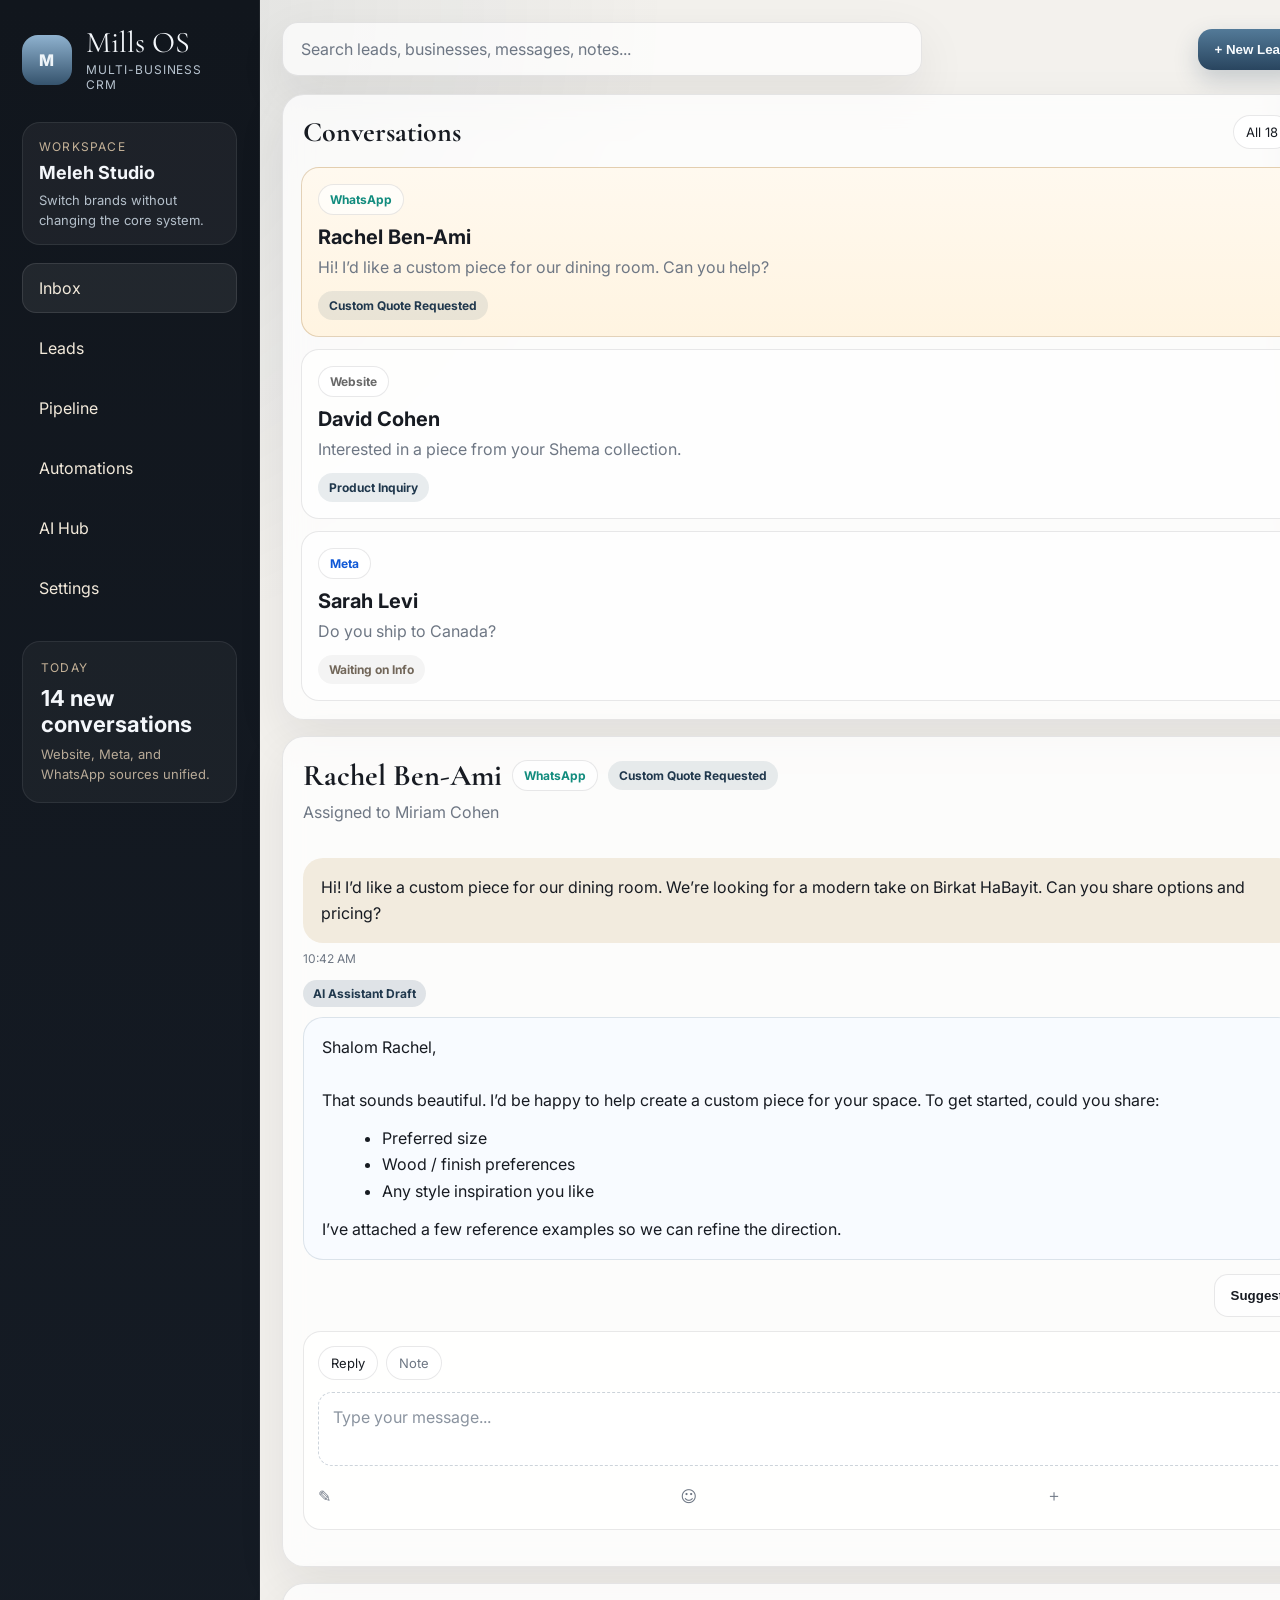
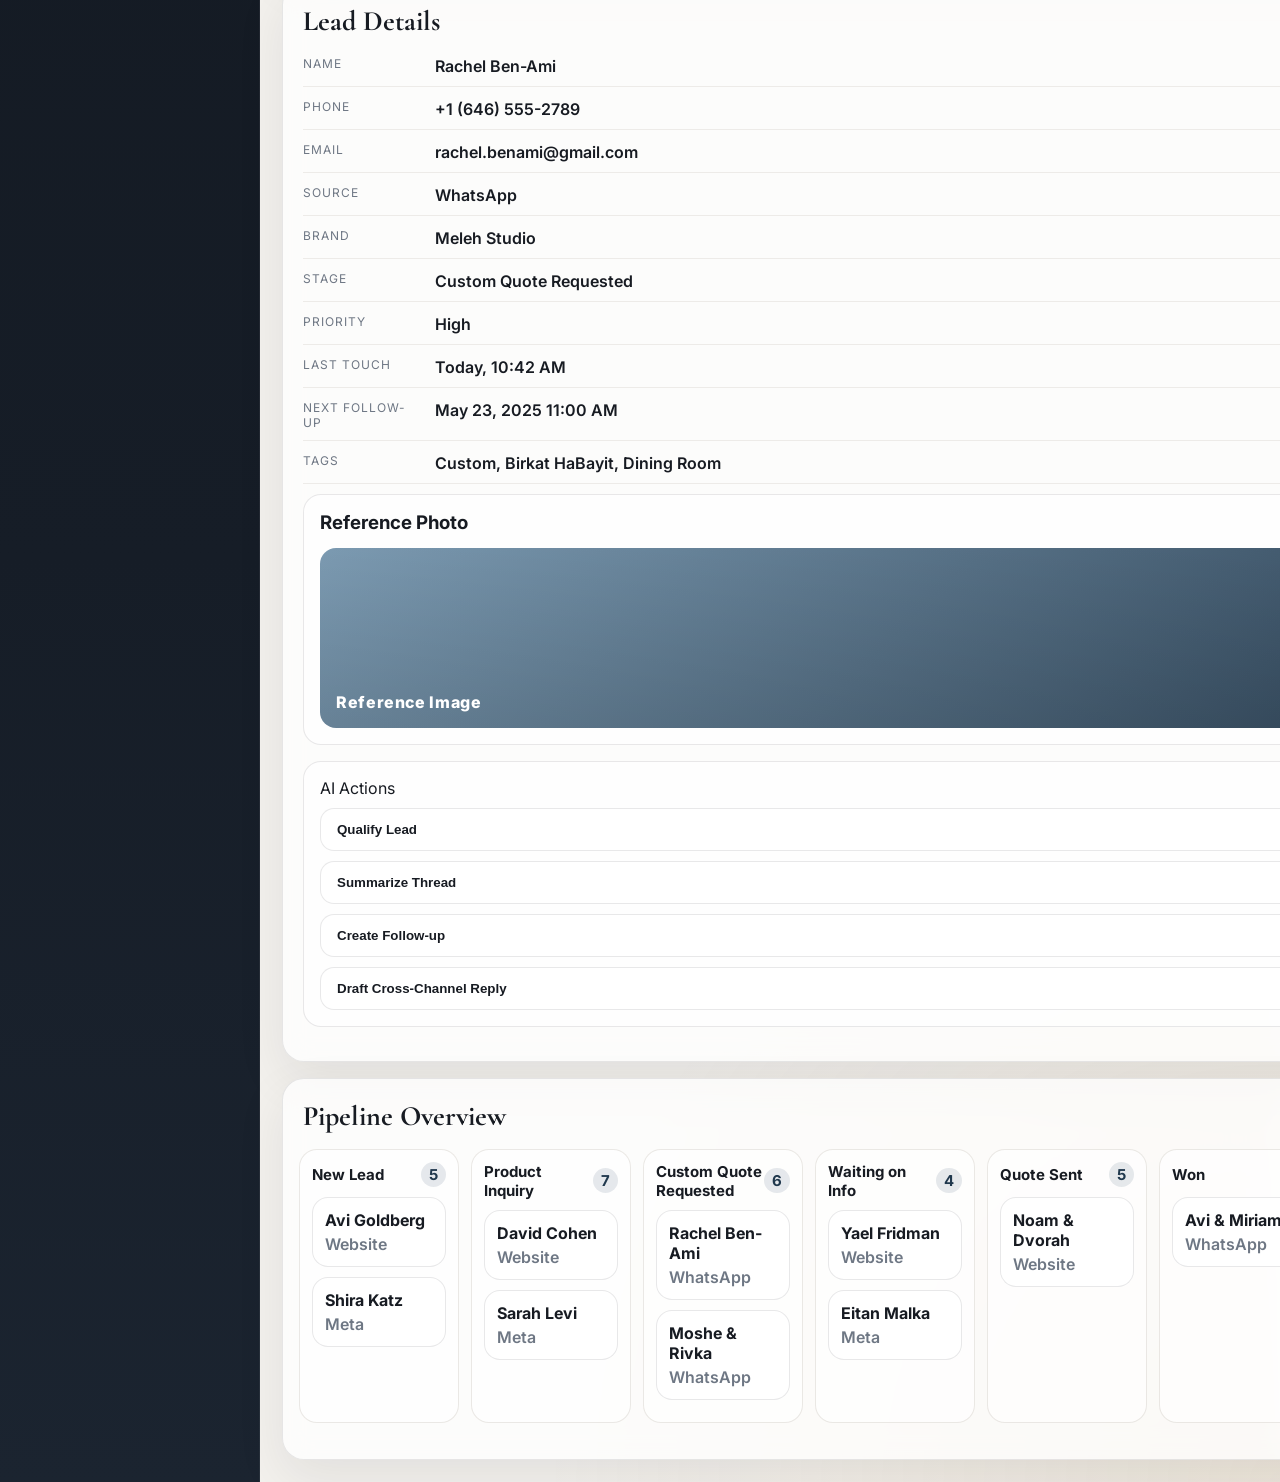
<file: outputs/meleh-crm-mockup/index.html>
<!DOCTYPE html>
<html lang="en">
<head>
  <meta charset="UTF-8" />
  <meta name="viewport" content="width=device-width, initial-scale=1.0" />
  <title>Mills OS CRM Mockup</title>
  <link rel="preconnect" href="https://fonts.googleapis.com">
  <link rel="preconnect" href="https://fonts.gstatic.com" crossorigin>
  <link href="https://fonts.googleapis.com/css2?family=Inter:wght@400;500;600;700;800&family=Cormorant+Garamond:wght@500;600;700&display=swap" rel="stylesheet">
  <link rel="stylesheet" href="./styles.css" />
</head>
<body>
  <div class="app-shell">
    <aside class="sidebar">
      <div class="brand">
        <div class="brand-mark">M</div>
        <div>
          <div class="brand-name">Mills OS</div>
          <div class="brand-sub">Multi-business CRM</div>
        </div>
      </div>

      <div class="workspace-switcher">
        <div class="sidebar-label">Workspace</div>
        <div class="workspace-name">Meleh Studio</div>
        <div class="workspace-note">Switch brands without changing the core system.</div>
      </div>

      <nav class="nav">
        <a class="nav-item active" href="#">Inbox</a>
        <a class="nav-item" href="#">Leads</a>
        <a class="nav-item" href="#">Pipeline</a>
        <a class="nav-item" href="#">Automations</a>
        <a class="nav-item" href="#">AI Hub</a>
        <a class="nav-item" href="#">Settings</a>
      </nav>

      <div class="sidebar-card">
        <div class="sidebar-label">Today</div>
        <div class="sidebar-value">14 new conversations</div>
        <div class="sidebar-note">Website, Meta, and WhatsApp sources unified.</div>
      </div>
    </aside>

    <main class="main">
      <header class="topbar">
        <div class="search">Search leads, businesses, messages, notes...</div>
        <div class="topbar-actions">
          <button class="primary">+ New Lead</button>
          <button class="secondary">+ Add Business</button>
          <div class="avatar">MD</div>
        </div>
      </header>

      <section class="workspace">
        <div class="panel inbox">
          <div class="panel-head">
            <h2>Conversations</h2>
            <div class="chips">
              <span class="chip active">All 18</span>
              <span class="chip">Unread 5</span>
              <span class="chip">Mentions 2</span>
            </div>
          </div>

          <div class="thread-list">
            <article class="thread selected">
              <div class="thread-meta">
                <span class="channel whatsapp">WhatsApp</span>
                <span class="time">10:42 AM</span>
              </div>
              <h3>Rachel Ben-Ami</h3>
              <p>Hi! I’d like a custom piece for our dining room. Can you help?</p>
              <span class="badge">Custom Quote Requested</span>
            </article>

            <article class="thread">
              <div class="thread-meta">
                <span class="channel website">Website</span>
                <span class="time">9:15 AM</span>
              </div>
              <h3>David Cohen</h3>
              <p>Interested in a piece from your Shema collection.</p>
              <span class="badge">Product Inquiry</span>
            </article>

            <article class="thread">
              <div class="thread-meta">
                <span class="channel meta">Meta</span>
                <span class="time">Yesterday</span>
              </div>
              <h3>Sarah Levi</h3>
              <p>Do you ship to Canada?</p>
              <span class="badge muted">Waiting on Info</span>
            </article>
          </div>
        </div>

        <div class="panel conversation">
          <div class="conversation-head">
            <div>
              <div class="title-row">
                <h2>Rachel Ben-Ami</h2>
                <span class="channel whatsapp">WhatsApp</span>
                <span class="badge">Custom Quote Requested</span>
              </div>
              <p class="subtitle">Assigned to Miriam Cohen</p>
            </div>
            <button class="handoff">Human Handoff</button>
          </div>

          <div class="message message-customer">
            <div class="bubble">
              Hi! I’d like a custom piece for our dining room. We’re looking for a modern take on Birkat HaBayit.
              Can you share options and pricing?
            </div>
            <div class="stamp">10:42 AM</div>
          </div>

          <div class="message message-ai">
            <div class="ai-label">AI Assistant Draft</div>
            <div class="bubble">
              Shalom Rachel,
              <br><br>
              That sounds beautiful. I’d be happy to help create a custom piece for your space.
              To get started, could you share:
              <ul>
                <li>Preferred size</li>
                <li>Wood / finish preferences</li>
                <li>Any style inspiration you like</li>
              </ul>
              I’ve attached a few reference examples so we can refine the direction.
            </div>
            <div class="message-actions">
              <button class="secondary">Suggest Reply</button>
              <button class="primary small">Send Suggestion</button>
            </div>
          </div>

          <div class="composer">
            <div class="composer-tabs">
              <span class="chip active">Reply</span>
              <span class="chip">Note</span>
            </div>
            <div class="composer-box">Type your message...</div>
            <div class="composer-actions">
              <span>✎</span>
              <span>☺</span>
              <span>＋</span>
              <button class="primary small">Send</button>
            </div>
          </div>
        </div>

        <div class="panel details">
          <div class="panel-head">
            <h2>Lead Details</h2>
          </div>

          <dl class="details-list">
            <div><dt>Name</dt><dd>Rachel Ben-Ami</dd></div>
            <div><dt>Phone</dt><dd>+1 (646) 555-2789</dd></div>
            <div><dt>Email</dt><dd>rachel.benami@gmail.com</dd></div>
            <div><dt>Source</dt><dd>WhatsApp</dd></div>
            <div><dt>Brand</dt><dd>Meleh Studio</dd></div>
            <div><dt>Stage</dt><dd>Custom Quote Requested</dd></div>
            <div><dt>Priority</dt><dd>High</dd></div>
            <div><dt>Last Touch</dt><dd>Today, 10:42 AM</dd></div>
            <div><dt>Next Follow-Up</dt><dd>May 23, 2025 11:00 AM</dd></div>
            <div><dt>Tags</dt><dd>Custom, Birkat HaBayit, Dining Room</dd></div>
          </dl>

          <div class="ref-card">
            <div class="ref-head">
              <h3>Reference Photo</h3>
              <a href="#">View all</a>
            </div>
            <div class="photo"></div>
          </div>

          <div class="ai-box">
            <div class="ai-title">AI Actions</div>
            <button>Qualify Lead</button>
            <button>Summarize Thread</button>
            <button>Create Follow-up</button>
            <button>Draft Cross-Channel Reply</button>
          </div>
        </div>
      </section>

      <section class="pipeline panel">
        <div class="panel-head">
          <h2>Pipeline Overview</h2>
          <div class="chips">
            <span class="chip active">Meleh Studio</span>
            <span class="chip">Millswork</span>
          </div>
        </div>
        <div class="columns">
          <div class="column">
            <h3>New Lead <span>5</span></h3>
            <div class="card small">Avi Goldberg<br><span>Website</span></div>
            <div class="card small">Shira Katz<br><span>Meta</span></div>
          </div>
          <div class="column">
            <h3>Product Inquiry <span>7</span></h3>
            <div class="card small">David Cohen<br><span>Website</span></div>
            <div class="card small">Sarah Levi<br><span>Meta</span></div>
          </div>
          <div class="column active">
            <h3>Custom Quote Requested <span>6</span></h3>
            <div class="card small highlight">Rachel Ben-Ami<br><span>WhatsApp</span></div>
            <div class="card small">Moshe & Rivka<br><span>WhatsApp</span></div>
          </div>
          <div class="column">
            <h3>Waiting on Info <span>4</span></h3>
            <div class="card small">Yael Fridman<br><span>Website</span></div>
            <div class="card small">Eitan Malka<br><span>Meta</span></div>
          </div>
          <div class="column">
            <h3>Quote Sent <span>5</span></h3>
            <div class="card small">Noam & Dvorah<br><span>Website</span></div>
          </div>
          <div class="column">
            <h3>Won <span>8</span></h3>
            <div class="card small">Avi & Miriam<br><span>WhatsApp</span></div>
          </div>
          <div class="column">
            <h3>Lost <span>2</span></h3>
            <div class="card small">Tamar Weiss<br><span>Website</span></div>
          </div>
        </div>
      </section>
    </main>
  </div>
</body>
</html>
</file>
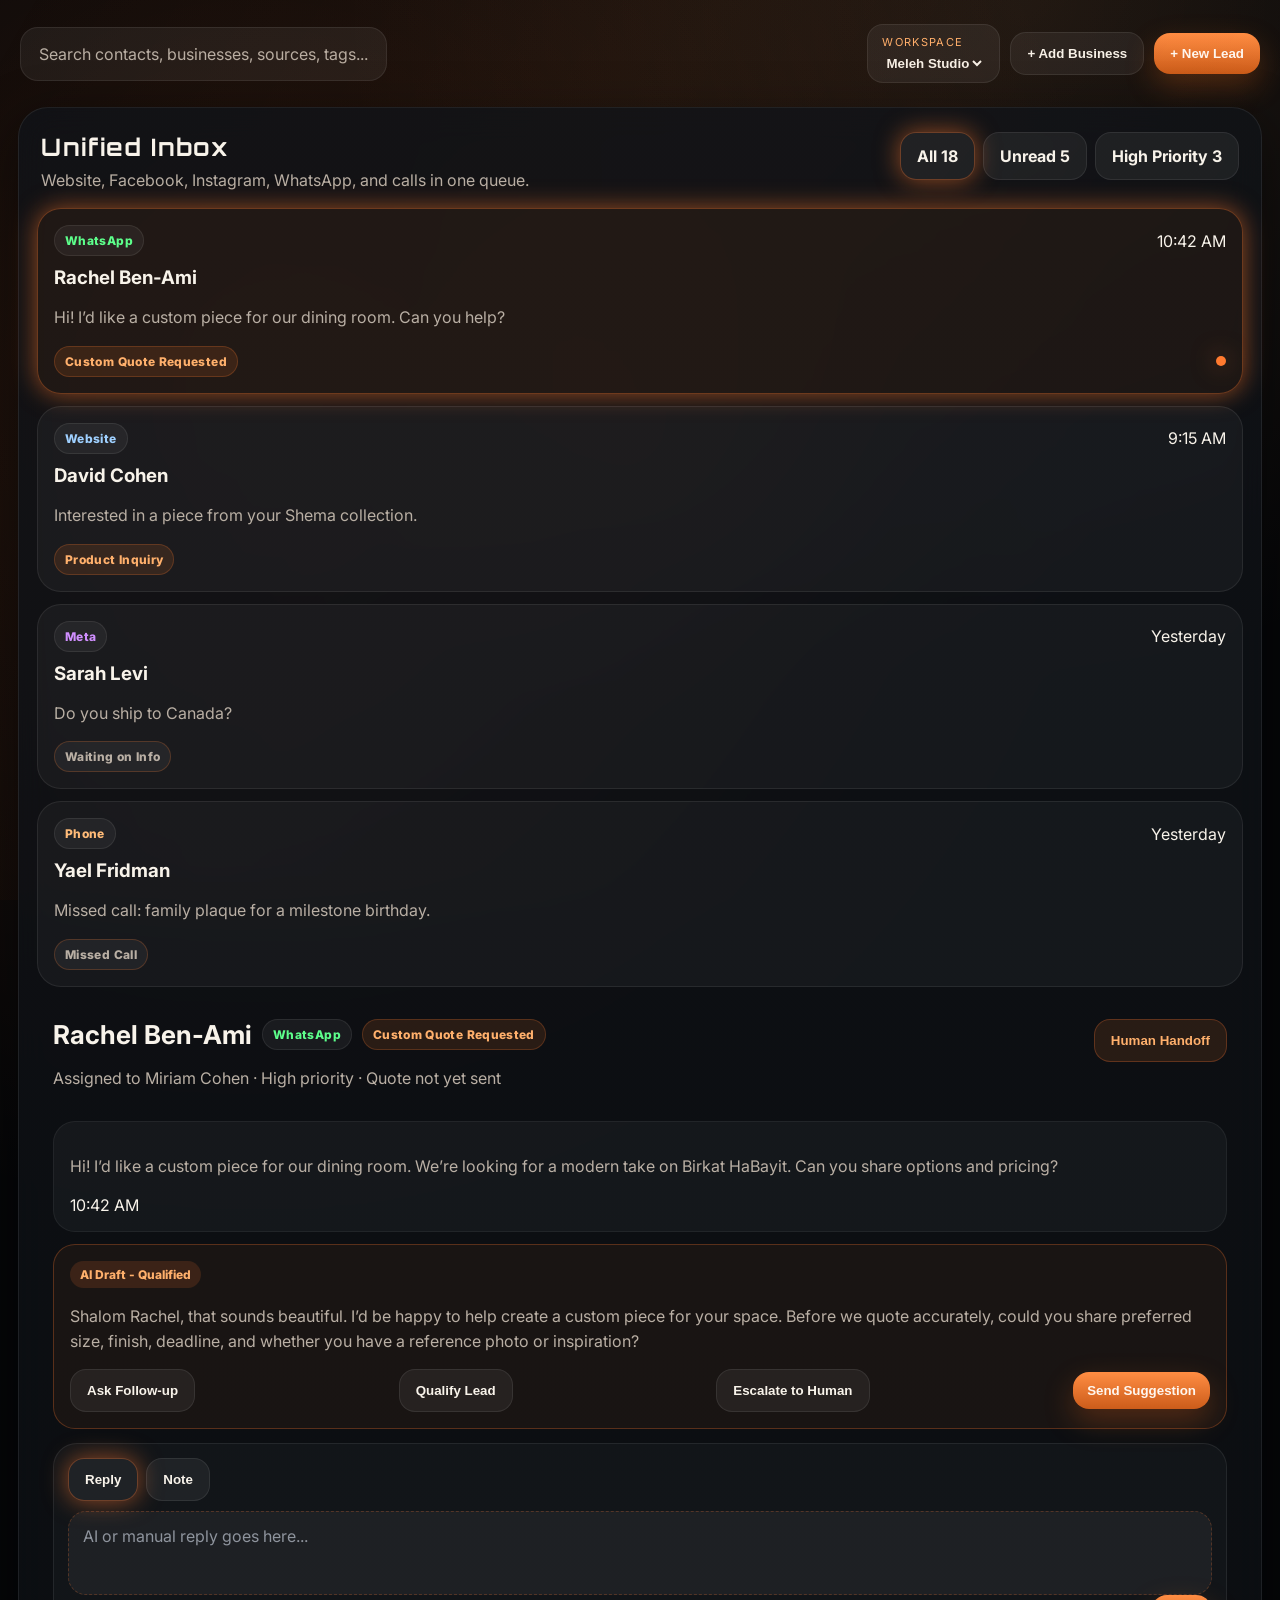
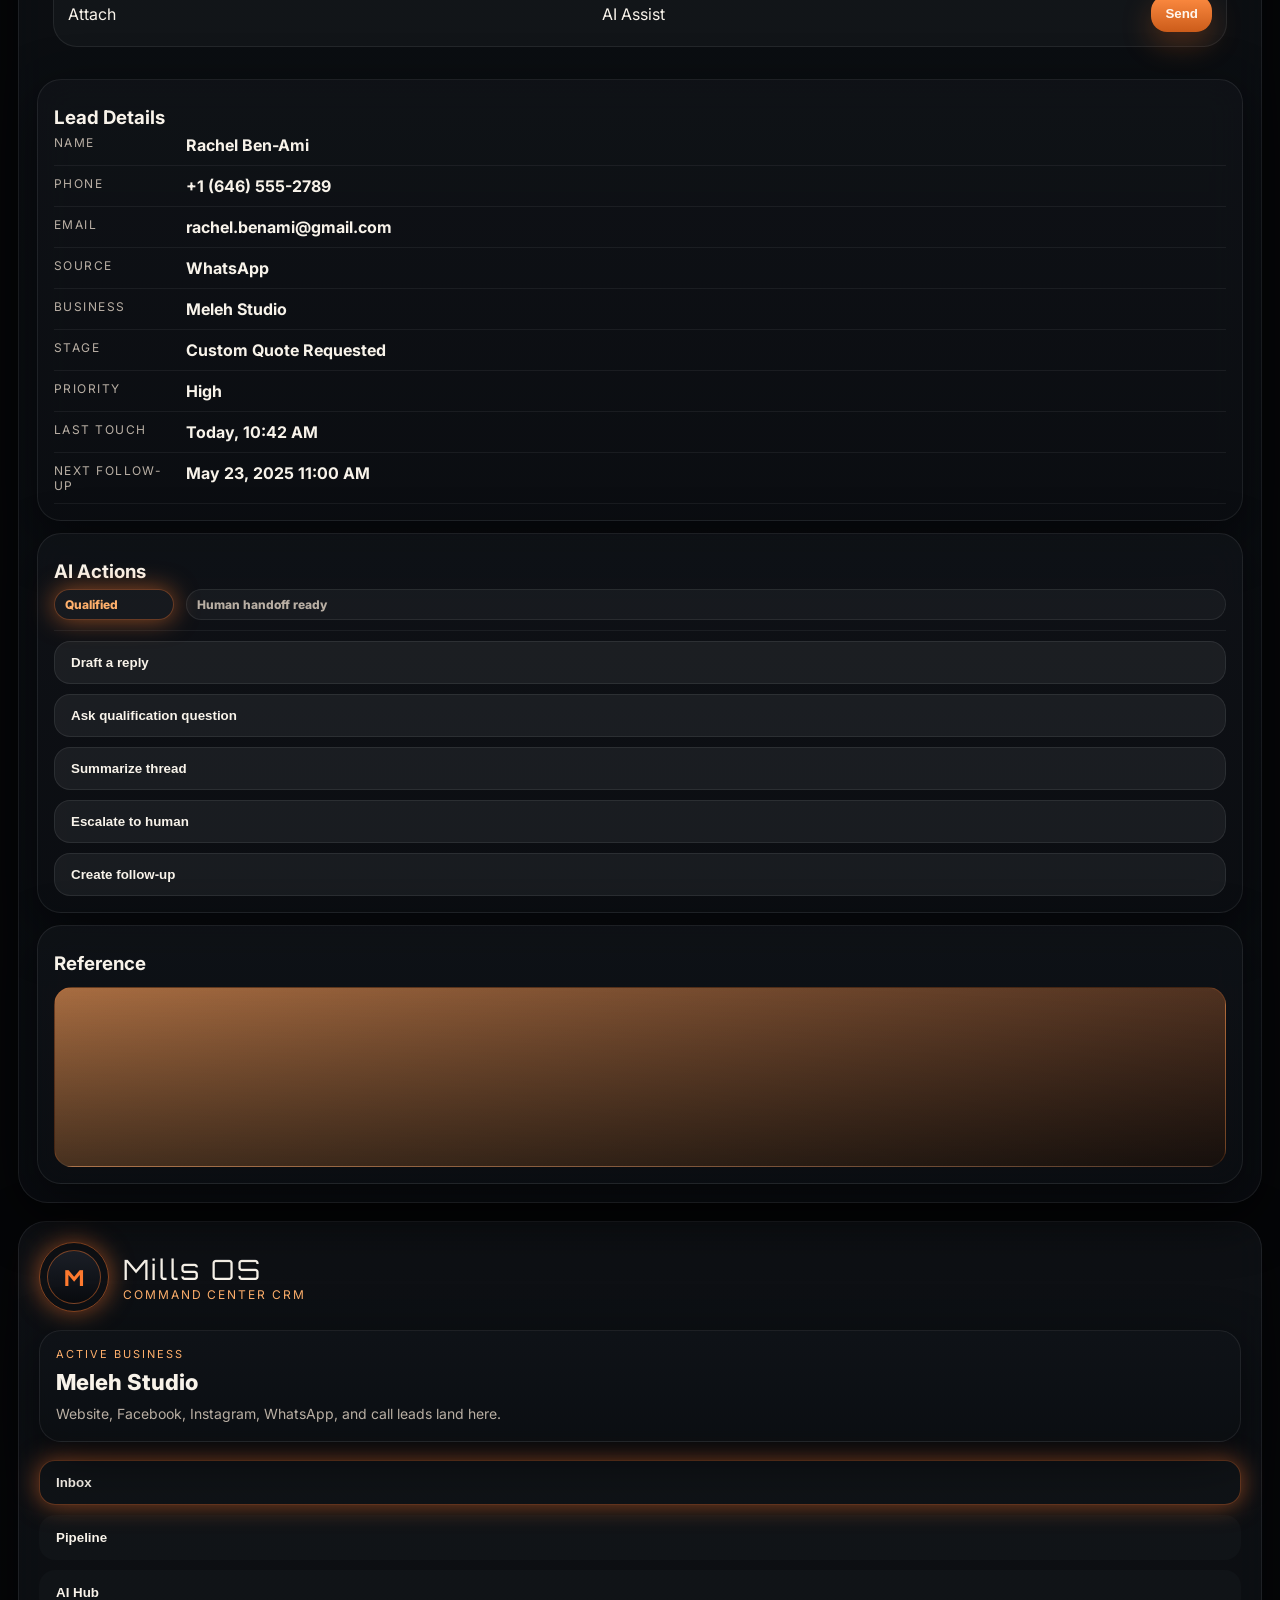
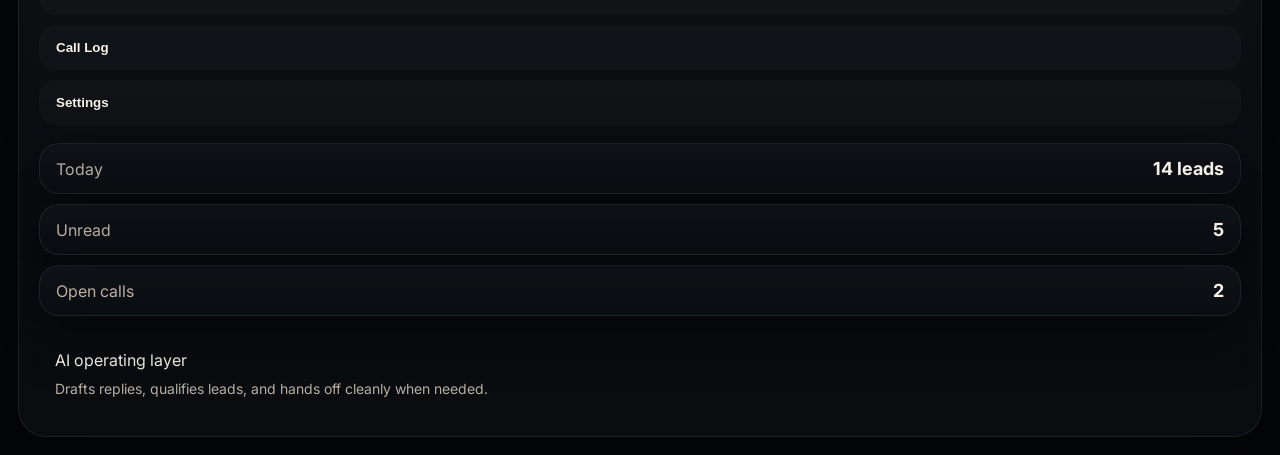
<file: outputs/mills-os-crm-v1/index.html>
<!DOCTYPE html>
<html lang="en">
<head>
  <meta charset="UTF-8" />
  <meta name="viewport" content="width=device-width, initial-scale=1.0" />
  <title>Mills OS CRM V1</title>
  <link rel="preconnect" href="https://fonts.googleapis.com">
  <link rel="preconnect" href="https://fonts.gstatic.com" crossorigin>
  <link href="https://fonts.googleapis.com/css2?family=Inter:wght@400;500;600;700;800&family=Orbitron:wght@600;700;800&display=swap" rel="stylesheet">
  <link rel="stylesheet" href="./styles.css" />
</head>
<body>
  <div class="backdrop"></div>
  <div class="app">
    <aside class="sidebar">
      <div class="logo-block">
        <div class="logo-ring">
          <div class="logo">M</div>
        </div>
        <div>
          <div class="title">Mills OS</div>
          <div class="subtitle">Command Center CRM</div>
        </div>
      </div>

      <section class="workspace-card">
        <span class="eyebrow">Active Business</span>
        <div class="workspace-name" id="activeBusinessName">Meleh Studio</div>
        <div class="workspace-desc">Website, Facebook, Instagram, WhatsApp, and call leads land here.</div>
      </section>

      <nav class="nav">
        <button class="nav-item active" data-view="inbox">Inbox</button>
        <button class="nav-item" data-view="pipeline">Pipeline</button>
        <button class="nav-item" data-view="ai">AI Hub</button>
        <button class="nav-item" data-view="calls">Call Log</button>
        <button class="nav-item" data-view="settings">Settings</button>
      </nav>

      <section class="metrics">
        <div class="metric">
          <span>Today</span>
          <strong>14 leads</strong>
        </div>
        <div class="metric">
          <span>Unread</span>
          <strong>5</strong>
        </div>
        <div class="metric">
          <span>Open calls</span>
          <strong>2</strong>
        </div>
      </section>

      <section class="sidebar-cta">
        <div class="cta-label">AI operating layer</div>
        <div class="cta-text">Drafts replies, qualifies leads, and hands off cleanly when needed.</div>
      </section>
    </aside>

    <main class="main">
      <header class="topbar">
        <div class="topbar-left">
          <div class="search">Search contacts, businesses, sources, tags...</div>
        </div>
        <div class="topbar-right">
          <div class="business-switcher">
            <span>Workspace</span>
            <select id="businessSwitcher">
              <option value="Meleh Studio">Meleh Studio</option>
              <option value="Millswork">Millswork</option>
            </select>
          </div>
          <button class="ghost">+ Add Business</button>
          <button class="primary">+ New Lead</button>
        </div>
      </header>

      <section class="views">
        <section class="panel inbox-view active" data-panel="inbox">
          <div class="panel-header">
            <div>
              <h2>Unified Inbox</h2>
              <p>Website, Facebook, Instagram, WhatsApp, and calls in one queue.</p>
            </div>
            <div class="chips">
              <span class="chip active">All 18</span>
              <span class="chip">Unread 5</span>
              <span class="chip">High Priority 3</span>
            </div>
          </div>

          <div class="inbox-grid">
            <div class="conversation-list">
              <article class="conversation-card selected" data-contact="rachel">
                <div class="row">
                  <span class="channel whatsapp">WhatsApp</span>
                  <span class="time">10:42 AM</span>
                </div>
                <h3>Rachel Ben-Ami</h3>
                <p>Hi! I’d like a custom piece for our dining room. Can you help?</p>
                <div class="meta-row">
                  <span class="tag">Custom Quote Requested</span>
                  <span class="dot priority"></span>
                </div>
              </article>

              <article class="conversation-card" data-contact="david">
                <div class="row">
                  <span class="channel website">Website</span>
                  <span class="time">9:15 AM</span>
                </div>
                <h3>David Cohen</h3>
                <p>Interested in a piece from your Shema collection.</p>
                <div class="meta-row">
                  <span class="tag">Product Inquiry</span>
                </div>
              </article>

              <article class="conversation-card" data-contact="sarah">
                <div class="row">
                  <span class="channel meta">Meta</span>
                  <span class="time">Yesterday</span>
                </div>
                <h3>Sarah Levi</h3>
                <p>Do you ship to Canada?</p>
                <div class="meta-row">
                  <span class="tag muted">Waiting on Info</span>
                </div>
              </article>

              <article class="conversation-card" data-contact="yael">
                <div class="row">
                  <span class="channel phone">Phone</span>
                  <span class="time">Yesterday</span>
                </div>
                <h3>Yael Fridman</h3>
                <p>Missed call: family plaque for a milestone birthday.</p>
                <div class="meta-row">
                  <span class="tag muted">Missed Call</span>
                </div>
              </article>
            </div>

            <div class="thread">
              <div class="thread-header">
                <div>
                  <div class="title-row">
                    <h3 id="contactName">Rachel Ben-Ami</h3>
                    <span class="channel whatsapp">WhatsApp</span>
                    <span class="tag">Custom Quote Requested</span>
                  </div>
                  <p id="contactSummary">Assigned to Miriam Cohen · High priority · Quote not yet sent</p>
                </div>
                <button class="handoff">Human Handoff</button>
              </div>

              <div class="thread-body">
                <div class="message customer">
                  <p>Hi! I’d like a custom piece for our dining room. We’re looking for a modern take on Birkat HaBayit. Can you share options and pricing?</p>
                  <span>10:42 AM</span>
                </div>
                <div class="message ai">
                  <div class="ai-label">AI Draft - Qualified</div>
                  <p>Shalom Rachel, that sounds beautiful. I’d be happy to help create a custom piece for your space. Before we quote accurately, could you share preferred size, finish, deadline, and whether you have a reference photo or inspiration?</p>
                  <div class="action-row">
                    <button class="ghost">Ask Follow-up</button>
                    <button class="ghost">Qualify Lead</button>
                    <button class="ghost">Escalate to Human</button>
                    <button class="primary small">Send Suggestion</button>
                  </div>
                </div>
              </div>

              <div class="composer">
                <div class="composer-tabs">
                  <button class="chip active">Reply</button>
                  <button class="chip">Note</button>
                </div>
                <div class="composer-box">AI or manual reply goes here...</div>
                <div class="composer-actions">
                  <span>Attach</span>
                  <span>AI Assist</span>
                  <button class="primary small">Send</button>
                </div>
              </div>
            </div>

            <aside class="details">
              <div class="detail-card">
                <h3>Lead Details</h3>
                <dl>
                  <div><dt>Name</dt><dd id="detailName">Rachel Ben-Ami</dd></div>
                  <div><dt>Phone</dt><dd>+1 (646) 555-2789</dd></div>
                  <div><dt>Email</dt><dd>rachel.benami@gmail.com</dd></div>
                  <div><dt>Source</dt><dd>WhatsApp</dd></div>
                  <div><dt>Business</dt><dd id="detailBusiness">Meleh Studio</dd></div>
                  <div><dt>Stage</dt><dd id="detailStage">Custom Quote Requested</dd></div>
                  <div><dt>Priority</dt><dd>High</dd></div>
                  <div><dt>Last Touch</dt><dd>Today, 10:42 AM</dd></div>
                  <div><dt>Next Follow-up</dt><dd>May 23, 2025 11:00 AM</dd></div>
                </dl>
              </div>

              <div class="detail-card">
                <h3>AI Actions</h3>
                <div class="ai-state">
                  <span class="ai-pill active">Qualified</span>
                  <span class="ai-pill">Human handoff ready</span>
                </div>
                <button class="tool">Draft a reply</button>
                <button class="tool">Ask qualification question</button>
                <button class="tool">Summarize thread</button>
                <button class="tool">Escalate to human</button>
                <button class="tool">Create follow-up</button>
              </div>

              <div class="detail-card">
                <h3>Reference</h3>
                <div class="ref-image"></div>
              </div>
            </aside>
          </div>
        </section>

        <section class="panel pipeline-view" data-panel="pipeline">
          <div class="panel-header">
            <div>
              <h2>Pipeline</h2>
              <p>Simple status board for lead movement.</p>
            </div>
          </div>
          <div class="pipeline-grid">
            <div class="column">
              <h3>New Lead <span>5</span></h3>
              <div class="lead-mini">Avi Goldberg <span>Website</span></div>
              <div class="lead-mini">Shira Katz <span>Meta</span></div>
            </div>
            <div class="column">
              <h3>Product Inquiry <span>7</span></h3>
              <div class="lead-mini">David Cohen <span>Website</span></div>
              <div class="lead-mini">Sarah Levi <span>Meta</span></div>
            </div>
            <div class="column active">
              <h3>Custom Quote Requested <span>6</span></h3>
              <div class="lead-mini highlight">Rachel Ben-Ami <span>WhatsApp</span></div>
              <div class="lead-mini">Moshe & Rivka <span>WhatsApp</span></div>
            </div>
            <div class="column">
              <h3>Waiting on Info <span>4</span></h3>
              <div class="lead-mini">Yael Fridman <span>Phone</span></div>
              <div class="lead-mini">Eitan Malka <span>Meta</span></div>
            </div>
            <div class="column">
              <h3>Quote Sent <span>5</span></h3>
              <div class="lead-mini">Noam & Dvorah <span>Website</span></div>
            </div>
            <div class="column">
              <h3>Won <span>8</span></h3>
              <div class="lead-mini">Avi & Miriam <span>WhatsApp</span></div>
            </div>
            <div class="column">
              <h3>Lost <span>2</span></h3>
              <div class="lead-mini">Tamar Weiss <span>Website</span></div>
            </div>
          </div>
        </section>

        <section class="panel ai-view" data-panel="ai">
          <div class="panel-header">
            <div>
              <h2>AI Hub</h2>
              <p>AI is part of the operating layer, not an afterthought.</p>
            </div>
          </div>
          <div class="ai-layout">
            <div class="ai-card">
              <h3>Response Tools</h3>
              <button class="tool">Draft Reply</button>
              <button class="tool">Suggest Questions</button>
              <button class="tool">Summarize Thread</button>
              <button class="tool">Translate</button>
            </div>
            <div class="ai-card">
              <h3>Guardrails</h3>
              <ul>
                <li>Ask for qualification details on custom commissions.</li>
                <li>Escalate pricing edge cases to a human.</li>
                <li>Keep tone premium, concise, and helpful.</li>
                <li>Use AI as an assistant, not a replacement.</li>
              </ul>
            </div>
            <div class="ai-card">
              <h3>Automation Notes</h3>
              <div class="note-box">Website lead arrives → create contact → classify source → draft reply → update pipeline stage.</div>
              <div class="note-box">Meta/WhatsApp message arrives → attach to conversation → suggest response → hand off if needed.</div>
            </div>
          </div>
        </section>

        <section class="panel calls-view" data-panel="calls">
          <div class="panel-header">
            <div>
              <h2>Call Log</h2>
              <p>Missed calls and inbound calls become actionable records.</p>
            </div>
          </div>
          <div class="call-list">
            <div class="call-card">
              <div class="row">
                <strong>Yael Fridman</strong>
                <span class="call-badge missed">Missed</span>
              </div>
              <p>Asked about a plaque for a birthday gift. Callback needed.</p>
            </div>
            <div class="call-card">
              <div class="row">
                <strong>David Cohen</strong>
                <span class="call-badge inbound">Inbound</span>
              </div>
              <p>Requested product sizing and shipping details.</p>
            </div>
          </div>
        </section>

        <section class="panel settings-view" data-panel="settings">
          <div class="panel-header">
            <div>
              <h2>Settings</h2>
              <p>Minimal now, expandable later.</p>
            </div>
          </div>
          <div class="settings-grid">
            <div class="settings-card">
              <h3>Businesses</h3>
              <p>Manage Meleh Studio, Millswork, and future workspaces here.</p>
            </div>
            <div class="settings-card">
              <h3>Channels</h3>
              <p>Connect website forms, chat, Meta, WhatsApp, and call routing.</p>
            </div>
            <div class="settings-card">
              <h3>AI</h3>
              <p>Define tone, handoff rules, and qualification behavior.</p>
            </div>
          </div>
        </section>
      </section>
    </main>
  </div>

  <script src="./app.js"></script>
</body>
</html>
</file>
<file: outputs/meleh-crm-mockup/styles.css>
:root {
  --bg: #f3f1ed;
  --panel: rgba(255,255,255,0.76);
  --panel-strong: #fffdf8;
  --line: rgba(31, 36, 45, 0.10);
  --ink: #171b22;
  --muted: #6e7784;
  --steel: #2f4d68;
  --steel-deep: #20384d;
  --accent: #c39b63;
  --accent-deep: #97703b;
  --shadow: 0 18px 50px rgba(22, 28, 39, 0.08);
}

* { box-sizing: border-box; }
body {
  margin: 0;
  font-family: Inter, system-ui, sans-serif;
  color: var(--ink);
  background:
    radial-gradient(circle at top left, rgba(47,77,104,.12), transparent 20%),
    radial-gradient(circle at bottom right, rgba(195,155,99,.14), transparent 22%),
    var(--bg);
}

.app-shell {
  min-height: 100vh;
  display: grid;
  grid-template-columns: 260px 1fr;
}

.sidebar {
  padding: 28px 22px;
  background: linear-gradient(180deg, #11161d, #161d27 70%, #1b2430);
  color: #f4f7fb;
  border-right: 1px solid rgba(255,255,255,.06);
}

.brand { display: flex; gap: 14px; align-items: center; margin-bottom: 30px; }
.brand-mark {
  width: 50px; height: 50px; border-radius: 16px;
  display: grid; place-items: center; font-weight: 800;
  background: linear-gradient(180deg, #8fb2cf, #35536d);
  color: #eef4f8;
}
.brand-name { font-family: "Cormorant Garamond", serif; font-size: 30px; line-height: 1; }
.brand-sub { color: #b7c3cf; font-size: 12px; margin-top: 4px; letter-spacing: .08em; text-transform: uppercase; }

.workspace-switcher {
  margin-top: 6px;
  padding: 16px 16px 14px;
  border-radius: 18px;
  background: rgba(255,255,255,.05);
  border: 1px solid rgba(255,255,255,.08);
}
.workspace-name { margin-top: 8px; font-size: 18px; font-weight: 700; }
.workspace-note { margin-top: 8px; color: #b5c0cb; font-size: 13px; line-height: 1.5; }

.nav { display: grid; gap: 10px; margin-top: 18px; }
.nav-item {
  display: block; padding: 14px 16px; border-radius: 14px;
  color: #f3eadb; text-decoration: none; border: 1px solid transparent;
}
.nav-item.active, .nav-item:hover {
  background: rgba(255,255,255,.07);
  border-color: rgba(255,255,255,.10);
}

.sidebar-card {
  margin-top: 28px;
  padding: 18px;
  border: 1px solid rgba(255,255,255,.08);
  border-radius: 18px;
  background: rgba(255,255,255,.04);
}
.sidebar-label { color: #c4b197; font-size: 12px; text-transform: uppercase; letter-spacing: .1em; }
.sidebar-value { margin-top: 10px; font-size: 22px; font-weight: 700; }
.sidebar-note { margin-top: 8px; color: #b8aa97; font-size: 13px; line-height: 1.5; }

.main { padding: 22px; }
.topbar {
  display: flex; align-items: center; justify-content: space-between; gap: 16px;
  margin-bottom: 18px;
}
.search {
  flex: 1;
  max-width: 640px;
  background: rgba(255,255,255,.7);
  border: 1px solid var(--line);
  box-shadow: var(--shadow);
  border-radius: 16px;
  padding: 16px 18px;
  color: var(--muted);
}
.topbar-actions { display: flex; align-items: center; gap: 12px; }
.primary, .secondary, .handoff, .ai-box button {
  border: none; border-radius: 14px; padding: 13px 16px; font-weight: 700;
}
.primary {
  color: #f8fbfe; background: linear-gradient(180deg, #537a98, #29455f);
  box-shadow: 0 10px 24px rgba(41,69,95,.22);
}
.primary.small { padding: 11px 14px; }
.secondary { background: rgba(255,255,255,.65); color: var(--ink); border: 1px solid var(--line); }
.avatar {
  width: 46px; height: 46px; border-radius: 50%;
  display: grid; place-items: center; background: linear-gradient(180deg, #3f5f79, #243745); color: #f8fbfe; font-weight: 800;
}

.workspace {
  display: grid;
  grid-template-columns: 360px 1fr 320px;
  gap: 16px;
}
.panel {
  background: var(--panel);
  border: 1px solid var(--line);
  border-radius: 22px;
  box-shadow: var(--shadow);
  backdrop-filter: blur(14px);
}
.panel-head {
  display: flex; align-items: center; justify-content: space-between; gap: 12px;
  padding: 20px 20px 0;
}
.panel h2, .panel h3 { margin: 0; }
.panel h2 { font-family: "Cormorant Garamond", serif; font-size: 28px; font-weight: 700; }
.chips { display: flex; gap: 8px; flex-wrap: wrap; }
.chip {
  padding: 8px 12px; border-radius: 999px; background: rgba(255,255,255,.7);
  border: 1px solid var(--line); color: var(--muted); font-size: 13px;
}
.chip.active { color: var(--ink); background: #fff; }

.inbox, .conversation, .details { min-height: 720px; }
.thread-list { padding: 18px; display: grid; gap: 12px; }
.thread {
  padding: 16px; border-radius: 18px; border: 1px solid var(--line); background: rgba(255,255,255,.62);
}
.thread.selected { background: linear-gradient(180deg, #fff9ef, #fff4e1); border-color: rgba(155,109,45,.28); }
.thread h3 { margin: 10px 0 6px; font-size: 20px; }
.thread p { margin: 0 0 12px; color: var(--muted); line-height: 1.5; }
.thread-meta { display: flex; justify-content: space-between; gap: 10px; color: var(--muted); font-size: 13px; }
.channel, .badge {
  display: inline-flex; align-items: center; gap: 6px;
  border-radius: 999px; padding: 7px 11px; font-size: 12px; font-weight: 700;
}
.channel { background: rgba(255,255,255,.65); border: 1px solid var(--line); }
.channel.whatsapp { color: #128c7e; }
.channel.website { color: #696969; }
.channel.meta { color: #0f58d6; }
.badge { background: rgba(47,77,104,.10); color: var(--steel-deep); }
.badge.muted { background: rgba(0,0,0,.04); color: #72675a; }

.conversation { padding-bottom: 16px; display: flex; flex-direction: column; }
.conversation-head {
  display: flex; justify-content: space-between; align-items: start; gap: 12px;
  padding: 20px;
}
.title-row { display: flex; gap: 10px; align-items: center; flex-wrap: wrap; }
.title-row h2 { font-size: 30px; }
.subtitle { margin-top: 8px; color: var(--muted); }
.handoff { background: rgba(155,109,45,.88); color: #fff8ea; }
.message { padding: 0 20px 14px; }
.bubble {
  max-width: 84%;
  border-radius: 20px; padding: 16px 18px;
  line-height: 1.65;
}
.message-customer .bubble { background: #f2ebde; }
.message-customer .stamp { color: var(--muted); font-size: 12px; margin-top: 8px; }
.message-ai .ai-label {
  display: inline-flex; padding: 6px 10px; border-radius: 999px;
  background: rgba(47,77,104,.14); color: var(--steel-deep); font-weight: 700; font-size: 12px;
  margin-bottom: 10px;
}
.message-ai .bubble { background: #f8fbff; border: 1px solid rgba(47,77,104,.14); }
.message-ai ul { margin: 12px 0 12px 20px; }
.message-actions { display: flex; justify-content: flex-end; gap: 10px; margin-top: 14px; }

.composer {
  margin: auto 20px 20px;
  padding: 14px;
  border: 1px solid var(--line);
  border-radius: 18px;
  background: rgba(255,255,255,.75);
}
.composer-tabs { display: flex; gap: 8px; margin-bottom: 12px; }
.composer-box {
  min-height: 74px; border-radius: 14px; background: #fff;
  border: 1px dashed rgba(47,77,104,.24); padding: 14px; color: #8b94a0;
}
.composer-actions { display: flex; align-items: center; justify-content: space-between; padding-top: 12px; color: var(--muted); }

.details { padding-bottom: 18px; }
.details-list {
  margin: 0; padding: 18px 20px 10px;
  display: grid; gap: 12px;
}
.details-list div {
  display: grid; grid-template-columns: 120px 1fr;
  gap: 12px; padding-bottom: 10px; border-bottom: 1px solid rgba(60,42,18,.08);
}
dt { color: var(--muted); font-size: 12px; text-transform: uppercase; letter-spacing: .08em; }
dd { margin: 0; font-weight: 600; }
.ref-card, .ai-box {
  margin: 0 20px 16px;
  padding: 16px;
  border-radius: 18px;
  border: 1px solid var(--line);
  background: rgba(255,255,255,.68);
}
.ref-head, .ai-title { display: flex; justify-content: space-between; align-items: center; }
.ref-head a { color: var(--bronze); text-decoration: none; font-weight: 700; }
.photo {
  margin-top: 14px;
  height: 180px;
  border-radius: 16px;
  background:
    linear-gradient(180deg, rgba(0,0,0,.08), rgba(0,0,0,.16)),
    linear-gradient(135deg, #86a7c0, #334a5f);
  position: relative;
  overflow: hidden;
}
.photo::after {
  content: "Reference Image";
  position: absolute; left: 16px; bottom: 16px;
  color: #fff; font-weight: 800; letter-spacing: .04em;
}
.ai-box { display: grid; gap: 10px; }
.ai-box button {
  text-align: left; background: #fff; border: 1px solid var(--line);
  color: var(--ink);
}

.pipeline {
  margin-top: 16px;
  padding-bottom: 18px;
}
.columns {
  padding: 16px 16px 18px;
  display: grid;
  grid-template-columns: repeat(7, minmax(160px, 1fr));
  gap: 12px;
  overflow-x: auto;
}
.column {
  background: rgba(255,255,255,.6);
  border: 1px solid rgba(60,42,18,.10);
  border-radius: 18px;
  padding: 12px;
  min-height: 220px;
}
.column h3 {
  display: flex; justify-content: space-between; align-items: center;
  font-size: 15px; margin-bottom: 10px;
}
.column h3 span {
  background: rgba(47,77,104,.12);
  color: var(--steel-deep);
  border-radius: 999px;
  padding: 3px 8px;
}
.card.small {
  background: #fff;
  border: 1px solid var(--line);
  border-radius: 16px;
  padding: 12px;
  margin-bottom: 10px;
  font-weight: 700;
}
.card.small span { display: block; color: var(--muted); font-weight: 600; margin-top: 4px; }
.highlight { background: linear-gradient(180deg, #f3f8fc, #e9f1f8); border-color: rgba(47,77,104,.24); }

@media (max-width: 1400px) {
  .workspace { grid-template-columns: 1fr; }
  .inbox, .conversation, .details { min-height: auto; }
}

@media (max-width: 900px) {
  .app-shell { grid-template-columns: 1fr; }
  .sidebar { display: none; }
  .main { padding: 12px; }
  .topbar { flex-direction: column; align-items: stretch; }
  .workspace { grid-template-columns: 1fr; }
}
</file>
<file: outputs/mills-os-crm-v1/styles.css>
:root{
  --bg:#050608;
  --panel:#101318cc;
  --panel-2:#0b0e12cc;
  --line:rgba(255,136,61,.22);
  --line-soft:rgba(255,255,255,.08);
  --ink:#f8f3ea;
  --muted:#b9afa4;
  --orange:#ff7a2f;
  --orange-soft:#ffb06c;
  --glow:0 0 24px rgba(255,122,47,.55);
  --shadow:0 16px 56px rgba(0,0,0,.48);
}
*{box-sizing:border-box}
body{
  margin:0;
  color:var(--ink);
  font-family:Inter,system-ui,sans-serif;
  background:
    radial-gradient(circle at 20% 10%, rgba(255,122,47,.12), transparent 25%),
    radial-gradient(circle at 80% 0%, rgba(255,176,108,.10), transparent 18%),
    var(--bg);
}
.backdrop{
  position:fixed; inset:0;
  background:
    linear-gradient(120deg, transparent 0%, rgba(255,122,47,.04) 40%, transparent 75%),
    radial-gradient(circle at center, rgba(255,122,47,.05), transparent 35%);
  pointer-events:none;
}
.app{
  min-height:100vh;
  display:grid;
  grid-template-columns:300px 1fr;
  gap:18px;
  padding:18px;
}
.sidebar,.panel,.workspace-card,.detail-card,.call-card,.ai-card,.settings-card,.metric{
  background:linear-gradient(180deg,var(--panel),var(--panel-2));
  border:1px solid var(--line-soft);
  box-shadow:var(--shadow);
  backdrop-filter:blur(16px);
}
.sidebar{
  border-radius:28px;
  padding:20px;
  display:flex;
  flex-direction:column;
  gap:18px;
}
.logo-block{display:flex;align-items:center;gap:14px}
.logo-ring{
  width:70px;height:70px;border-radius:50%;
  display:grid;place-items:center;
  border:1px solid rgba(255,122,47,.5);
  box-shadow:var(--glow);
}
.logo{
  width:54px;height:54px;border-radius:50%;
  display:grid;place-items:center;
  background:linear-gradient(180deg,#1c2028,#090b0f);
  border:1px solid rgba(255,122,47,.45);
  color:var(--orange);
  font-family:Orbitron,sans-serif;
  font-weight:800;
  font-size:22px;
}
.title{
  font-family:Orbitron,sans-serif;
  font-size:28px;
  letter-spacing:.08em;
}
.subtitle{color:var(--orange-soft);text-transform:uppercase;font-size:12px;letter-spacing:.16em}
.workspace-card,.sidebar-cta{
  border-radius:22px;
  padding:16px;
}
.eyebrow{
  display:block;
  color:var(--orange-soft);
  text-transform:uppercase;
  letter-spacing:.18em;
  font-size:11px;
}
.workspace-name{font-size:22px;font-weight:800;margin-top:8px}
.workspace-desc,.cta-text{color:var(--muted);line-height:1.55;margin-top:8px;font-size:14px}
.nav{display:grid;gap:10px}
.nav-item{
  width:100%;text-align:left;
  padding:14px 16px;border-radius:16px;border:1px solid transparent;
  background:rgba(255,255,255,.02);color:var(--ink);font-weight:700;
}
.nav-item.active,.nav-item:hover{border-color:rgba(255,122,47,.35);box-shadow:var(--glow)}
.metrics{display:grid;gap:10px}
.metric{
  border-radius:20px;
  padding:14px 16px;
  display:flex;justify-content:space-between;align-items:center;
}
.metric span{color:var(--muted)}
.metric strong{font-size:18px}
.main{display:flex;flex-direction:column;gap:18px}
.topbar{
  display:flex;justify-content:space-between;align-items:center;gap:12px;
  padding:6px 2px;
}
.search{
  min-width:min(56vw,720px);
  padding:16px 18px;border-radius:18px;
  background:rgba(255,255,255,.06);border:1px solid var(--line-soft);
  color:var(--muted);
}
.topbar-right{display:flex;align-items:center;gap:10px}
.business-switcher{
  display:flex;flex-direction:column;gap:6px;
  padding:10px 14px;border-radius:16px;
  background:rgba(255,255,255,.06);
  border:1px solid var(--line-soft);
}
.business-switcher span{font-size:11px;color:var(--orange-soft);text-transform:uppercase;letter-spacing:.12em}
.business-switcher select{
  background:transparent;color:var(--ink);border:none;outline:none;font-weight:700;
}
.ghost,.primary,.handoff,.tool,.chip{
  border:none;border-radius:16px;padding:13px 16px;
  font-weight:700;
}
.ghost,.chip,.tool{
  background:rgba(255,255,255,.06);
  color:var(--ink);
  border:1px solid var(--line-soft);
}
.primary{
  background:linear-gradient(180deg,#ff8d43,#cc5c1a);
  color:#fff7ef;
  box-shadow:0 12px 30px rgba(204,92,26,.32);
}
.small{padding:11px 14px}
.views{
  display:grid;
}
.panel{
  display:none;
  border-radius:30px;
  padding:18px;
}
.panel.active{display:block}
.panel-header{
  display:flex;justify-content:space-between;align-items:flex-start;gap:12px;
  padding:6px 4px 18px;
}
.panel-header h2{
  margin:0;
  font-family:Orbitron,sans-serif;
  letter-spacing:.07em;
}
.panel-header p{margin:8px 0 0;color:var(--muted)}
.chips{display:flex;gap:8px;flex-wrap:wrap;justify-content:flex-end}
.chip.active{border-color:rgba(255,122,47,.35);box-shadow:var(--glow)}
.inbox-grid{
  display:grid;
  grid-template-columns:320px minmax(0,1fr) 320px;
  gap:16px;
}
.conversation-list{display:grid;gap:12px}
.conversation-card,.thread,.detail-card,.call-card,.ai-card,.settings-card{
  border-radius:24px;
  padding:16px;
}
.conversation-card{
  background:rgba(255,255,255,.04);
  border:1px solid var(--line-soft);
}
.conversation-card.selected{
  border-color:rgba(255,122,47,.35);
  box-shadow:var(--glow);
  background:rgba(255,122,47,.06);
}
.row,.meta-row,.title-row,.action-row,.composer-actions{
  display:flex;justify-content:space-between;align-items:center;gap:10px;flex-wrap:wrap;
}
.conversation-card h3,.detail-card h3,.ai-card h3,.settings-card h3,.call-card strong{
  margin:10px 0 6px;
}
.conversation-card p,.thread p,.detail-card p,.call-card p,.ai-card li,.settings-card p{
  color:var(--muted);line-height:1.55
}
.channel,.tag,.call-badge{
  display:inline-flex;align-items:center;
  padding:7px 10px;border-radius:999px;
  font-size:12px;font-weight:800;letter-spacing:.03em;
}
.channel{border:1px solid var(--line-soft);background:rgba(255,255,255,.05)}
.whatsapp{color:#5dff8b}
.website{color:#9fd0ff}
.meta{color:#d08fff}
.phone{color:#ffbb78}
.tag{background:rgba(255,122,47,.12);color:var(--orange-soft);border:1px solid rgba(255,122,47,.22)}
.tag.muted{background:rgba(255,255,255,.05);color:var(--muted)}
.dot.priority{
  width:10px;height:10px;border-radius:50%;background:var(--orange);box-shadow:var(--glow)
}
.thread{display:flex;flex-direction:column;gap:14px}
.thread-header{display:flex;justify-content:space-between;align-items:flex-start;gap:10px}
.thread-header h3{margin:0;font-size:26px}
.handoff{
  background:rgba(255,122,47,.12);color:var(--orange-soft);
  border:1px solid rgba(255,122,47,.26)
}
.thread-body{display:grid;gap:12px}
.message{
  border-radius:22px;padding:16px;background:rgba(255,255,255,.04);
  border:1px solid var(--line-soft)
}
.message.customer{border-color:rgba(255,255,255,.06)}
.message.ai{
  border-color:rgba(255,122,47,.28);
  background:rgba(255,122,47,.06);
}
.ai-label{
  display:inline-flex;padding:6px 10px;border-radius:999px;
  background:rgba(255,122,47,.15);color:var(--orange-soft);font-size:12px;font-weight:800
}
.composer{
  border-radius:24px;padding:14px;background:rgba(255,255,255,.03);border:1px solid var(--line-soft)
}
.composer-tabs{display:flex;gap:8px;margin-bottom:10px}
.composer-box{
  min-height:84px;border-radius:18px;padding:14px;
  background:rgba(255,255,255,.05);color:#8e949d;border:1px dashed rgba(255,122,47,.24)
}
.details{display:grid;gap:12px}
.detail-card dl{margin:0;display:grid;gap:10px}
.detail-card div{display:grid;grid-template-columns:120px 1fr;gap:12px;padding-bottom:10px;border-bottom:1px solid rgba(255,255,255,.06)}
.detail-card dt{color:var(--muted);font-size:12px;text-transform:uppercase;letter-spacing:.12em}
.detail-card dd{margin:0;font-weight:700}
.tool{
  display:block;width:100%;
  text-align:left;margin-top:10px
}
.ref-image{
  height:180px;border-radius:18px;margin-top:12px;
  background:
    linear-gradient(180deg,rgba(255,122,47,.1),rgba(0,0,0,.5)),
    linear-gradient(135deg,#9e6b43,#2c1f19);
  border:1px solid rgba(255,122,47,.18)
}
.pipeline-grid,.ai-layout,.settings-grid{
  display:grid;gap:12px
}
.pipeline-grid{
  grid-template-columns:repeat(7,minmax(160px,1fr));
  overflow-x:auto;padding-bottom:8px
}
.column{
  min-height:230px;border-radius:24px;padding:14px;
  background:rgba(255,255,255,.04);border:1px solid var(--line-soft)
}
.column.active{box-shadow:var(--glow);border-color:rgba(255,122,47,.35)}
.column h3{display:flex;justify-content:space-between;gap:8px;align-items:center;margin:0 0 12px}
.column h3 span{
  padding:4px 8px;border-radius:999px;background:rgba(255,122,47,.12);color:var(--orange-soft)
}
.lead-mini{
  border-radius:18px;padding:12px;margin-bottom:10px;
  background:rgba(255,255,255,.05);border:1px solid var(--line-soft)
}
.lead-mini span{display:block;color:var(--muted);margin-top:4px}
.lead-mini.highlight{border-color:rgba(255,122,47,.35);box-shadow:var(--glow)}
.ai-layout,.settings-grid{
  grid-template-columns:repeat(auto-fit,minmax(260px,1fr))
}
.ai-card ul{margin:0;padding-left:18px}
.ai-state{display:flex;gap:8px;flex-wrap:wrap;margin-bottom:10px}
.ai-pill{
  display:inline-flex;align-items:center;
  padding:7px 10px;border-radius:999px;
  border:1px solid var(--line-soft);
  color:var(--muted);
  background:rgba(255,255,255,.04);
  font-size:12px;font-weight:800;
}
.ai-pill.active{
  border-color:rgba(255,122,47,.35);
  color:var(--orange-soft);
  box-shadow:var(--glow);
}
.note-box{
  margin-top:10px;padding:14px;border-radius:18px;background:rgba(255,255,255,.05);border:1px solid var(--line-soft)
}
.call-list{display:grid;gap:12px;max-width:760px}
.call-badge.missed{background:rgba(255,122,47,.12);color:var(--orange-soft)}
.call-badge.inbound{background:rgba(159,208,255,.12);color:#9fd0ff}

@media (max-width: 1280px){
  .app{grid-template-columns:1fr}
  .sidebar{order:2}
  .search{min-width:0}
  .inbox-grid{grid-template-columns:1fr}
}
@media (max-width: 840px){
  .topbar,.topbar-right,.panel-header,.thread-header,.row,.meta-row,.title-row,.action-row,.composer-actions{
    flex-direction:column;align-items:stretch
  }
  .title{font-size:24px}
}
</file>
